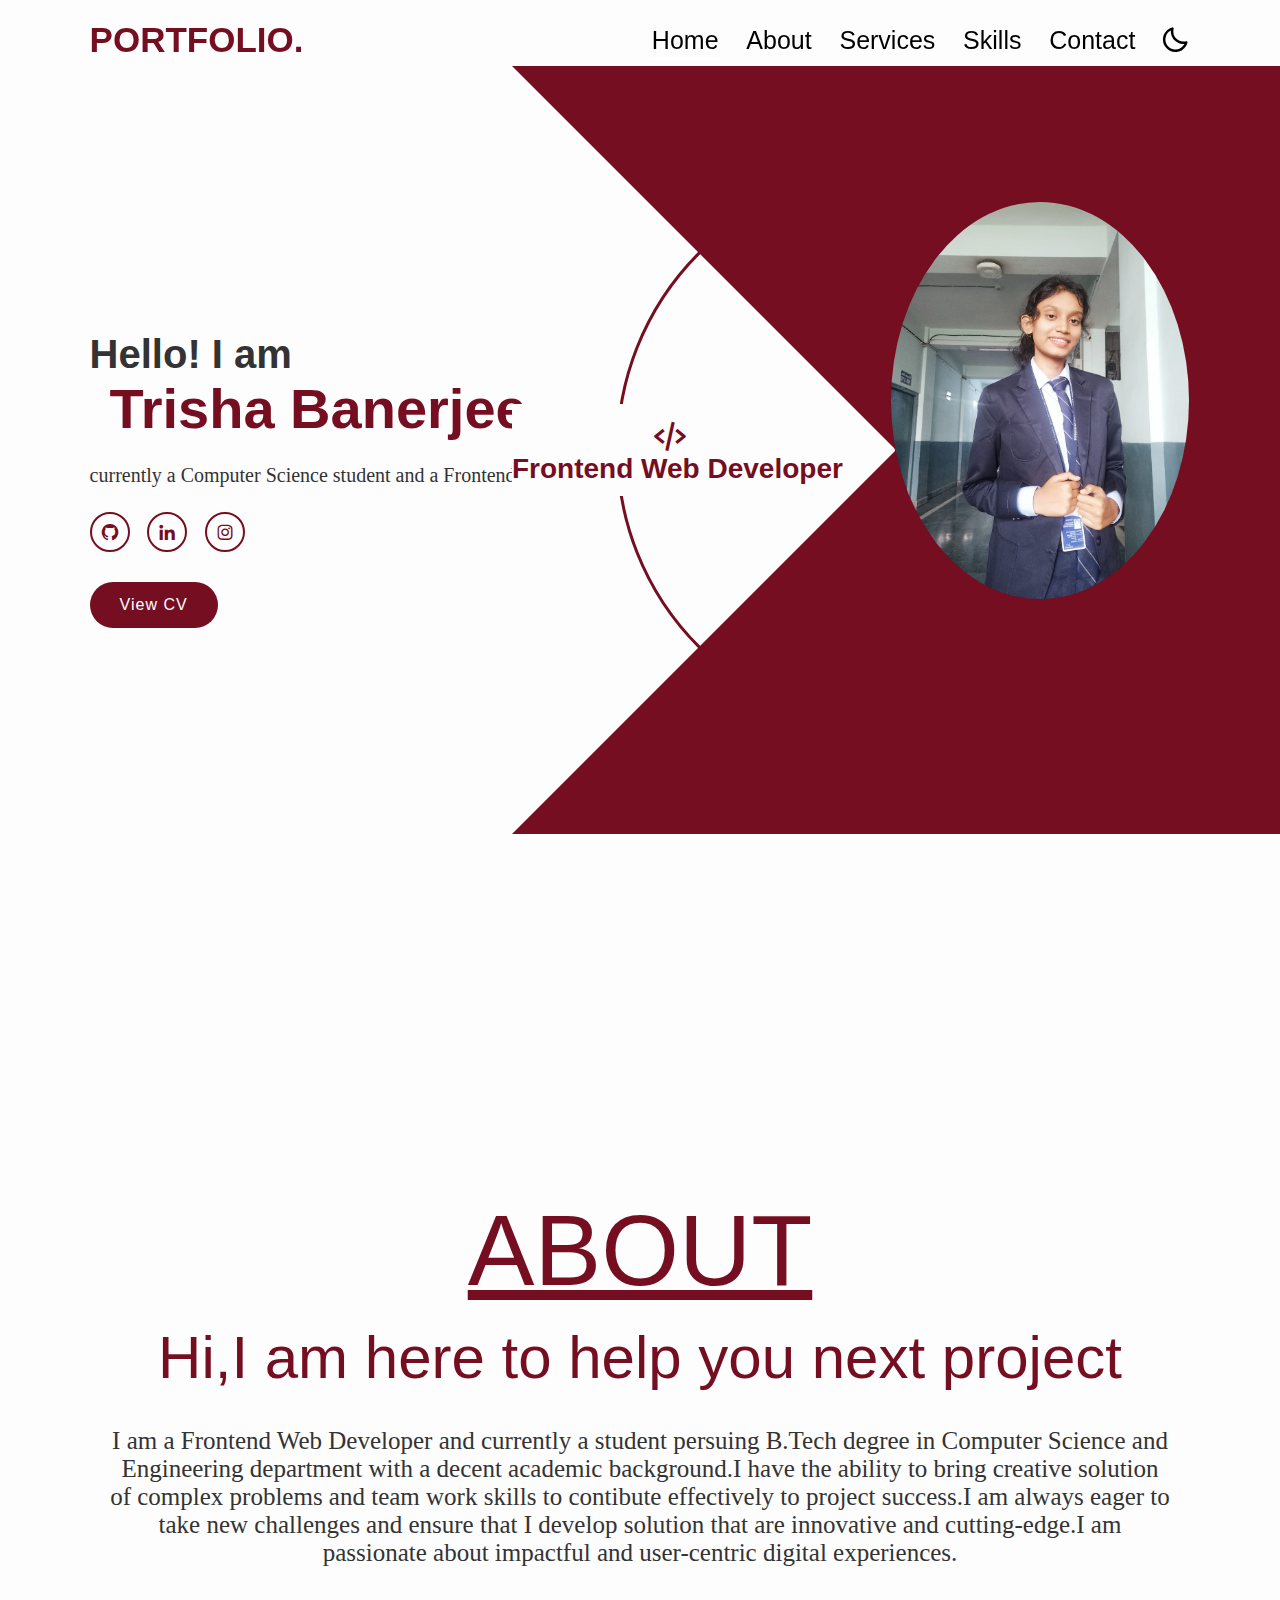
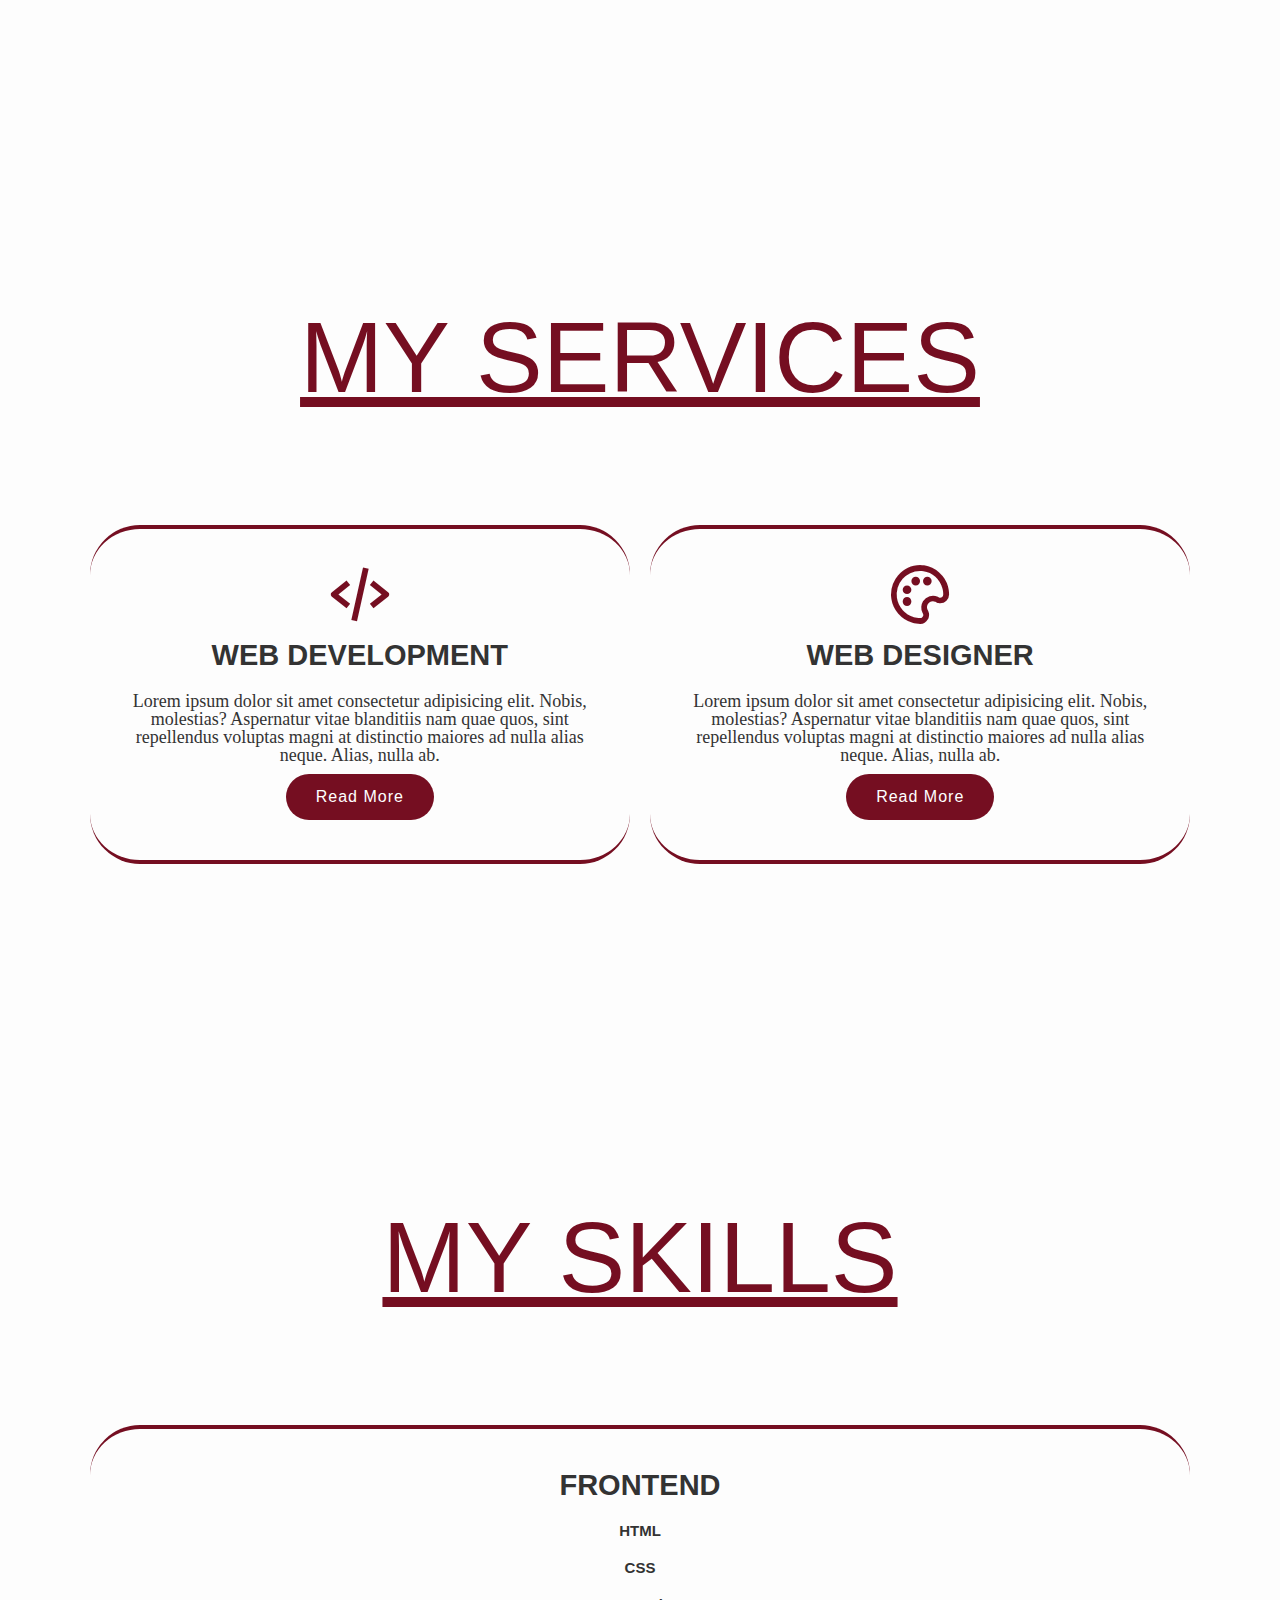
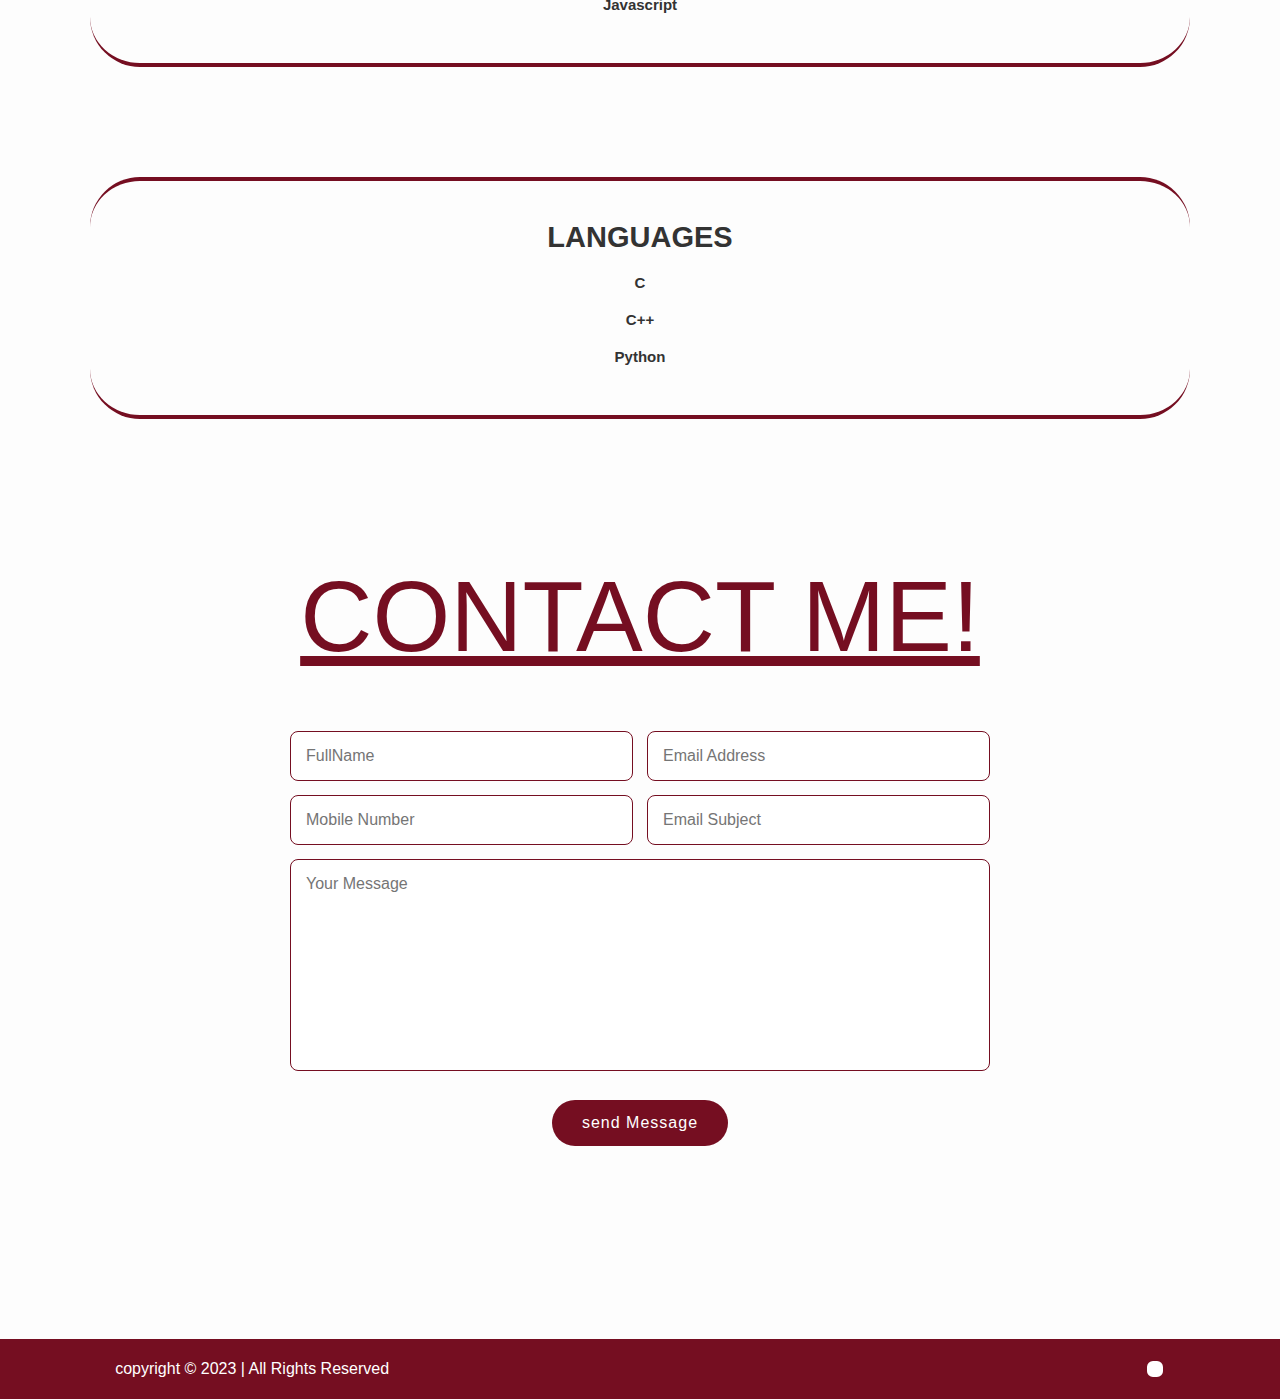
<file: index.html>
<!DOCTYPE html>
<html lang="en">

<head>
    <meta charset="UTF-8">
    <meta name="viewport" content="width=device-width, initial-scale=1.0">
    <title>Document</title>
    <!--box icons-->
    <link href='https://unpkg.com/boxicons@2.1.4/css/boxicons.min.css' rel='stylesheet'>

    <link rel="stylesheet" href="style.css">
</head>

<body>
    <!--header design-->
    <header class="header">
        <a href="#" class="logo">portfolio.</a>
        <nav class="navbar">
            <a href="#home" class="active">Home</a>
            <a href="#about">About</a>
            <a href="#services">Services</a>
            <a href="#skills">Skills</a>
            <a href="#contact">Contact</a>
        </nav>
        <div class="bx bx-moon" id="darkmode-icon"></div>

        <div class="bx bx-menu" id="menu-icon"></div>
    </header>
    <!--home section-->
    <section class="home">
        <div class="home-content">
            <h3>Hello! I am</h3>
            <h1>Trisha Banerjee</h1>
            <p>currently a Computer Science student and a Frontend Web Developer.</p>
            <div class="social-media">
                <a href="https://github.com/trisha70"><i class='bx bxl-github'></i></a>
                <a href="https://www.linkedin.com/in/trisha-banerjee-7b5306256/"><i class='bx bxl-linkedin'></i></a>
                <a href="https://www.instagram.com/trisha_banerjee09/"><i class='bx bxl-instagram'></i></a>
            </div>
            <a href="ind.html" class="btn">View CV</a>
        </div>
        <div class="professional-container">
            <div class="profession-box">
                <div class="profession" style="--i:0;">
                    <i class='bx bx-code-alt'></i>
                    <h3> Frontend Web Developer</h3>
                </div>
                <div class="profession" style="--i:1;">
                    <i class='bx bx-palette'></i>
                    <h3> Web Designer</h3>
                </div>
                <div class="circle"></div>
            </div>
            <div class="overlay"></div>
        </div>
        <div class="home-image">
            <img src="photo.jpg" alt="">
        </div>
    </section>
    <section class="about" id="about">
        <div class="about-content">
            <h2 class="heading">About</h2>
            <h3>Hi,I am here to help you next project</h3>
            <p>I am a Frontend Web Developer and currently a student persuing B.Tech degree in Computer Science
                and Engineering department with a decent academic background.I have the ability to bring
                creative solution of complex problems and team work skills to contibute effectively to project
                success.I am always eager to take new challenges and ensure that I develop solution that are
                innovative and
                cutting-edge.I am passionate about impactful and user-centric digital experiences. </p>
        </div>
    </section>
    <!--section services-->
    <section class="services" id="services">
        <h2 class="heading">My Services</h2>
        <div class="services-container">
            <div class="services-box">
                <i class='bx bx-code-alt'></i>
                <h3>Web Development</h3>
                <p>Lorem ipsum dolor sit amet consectetur adipisicing elit. Nobis, molestias? Aspernatur vitae
                    blanditiis nam quae quos, sint repellendus voluptas magni at distinctio maiores ad nulla alias
                    neque. Alias, nulla ab.</p>
                <a href="#" class="btn">Read More</a>
            </div>
            <div class="services-box">
                <i class='bx bx-palette'></i>
                <h3>Web Designer</h3>
                <p>Lorem ipsum dolor sit amet consectetur adipisicing elit. Nobis, molestias? Aspernatur vitae
                    blanditiis nam quae quos, sint repellendus voluptas magni at distinctio maiores ad nulla alias
                    neque. Alias, nulla ab.</p>
                <a href="#" class="btn">Read More</a>
            </div>
        </div>
    </section>
    <!--skills-->
    <section class="skills"  id="skills">
        <h2 class="heading">My Skills</h2>
        <div class="skills-container">
            <div class="skills-box">
                <h2 class="skills-heading">Frontend</h2>
                <ul>
                    <li>HTML</li>
                    <li>CSS</li>
                    <li>Javascript</li>
                </ul>
            </div>
            <div class="skills-box">
                <h2 class="skills-heading">Languages</h2>
                <ul>
                    <li>C</li>
                    <li>C++</li>
                    <li>Python</li>
                </ul>
            </div>
        </div>
    </section>
    <section class="contact" id="contact">
        <h2 class="heading">Contact Me!</h2>
        <form action="#">
            <div class="input-box">
               <input type="text" placeholder="FullName">
               <input type="email" placeholder="Email Address">
            </div>
            <div class="input-box">
                <input type="number" placeholder="Mobile Number">
                <input type="text" placeholder="Email Subject">
             </div>
             <textarea name="" id="" cols="30" rows="10" placeholder="Your Message"></textarea>
             <input type="Submit" value="send Message" class="btn">
        </form>
    </section>
    <!--footer design-->
    <footer class="footer">
        <div class="footer-text">
            <p>copyright &copy; 2023 | All Rights Reserved</p>
        </div>
        <div class="footer-iconTop">
            <a href="#home"><box-icon name='up-arrow-alt'></box-icon></a>
        </div>
    <script src="script.js"></script>
</body>

</html>
</file>
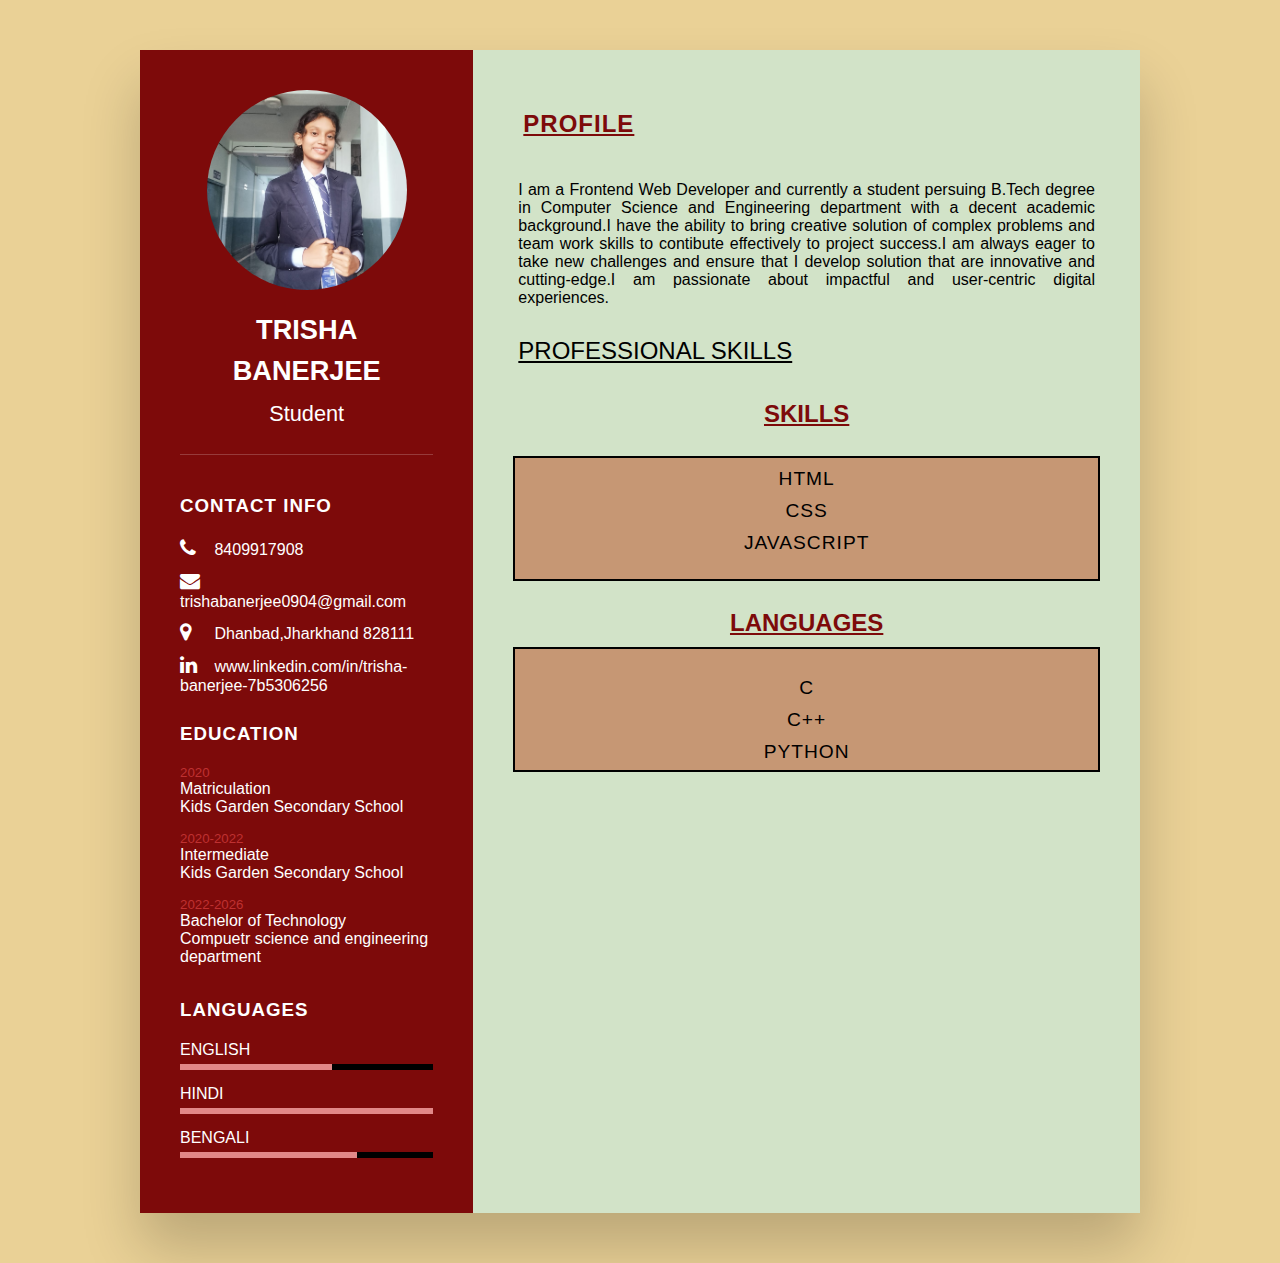
<file: ind.html>
<!DOCTYPE html>
<html lang="en">

<head>
    <meta charset="UTF-8">
    <meta name="viewport" content="width=device-width, initial-scale=1.0">
    <title>Resume</title>
    <link rel="stylesheet" href="https://cdnjs.cloudflare.com/ajax/libs/font-awesome/4.7.0/css/font-awesome.css"
        integrity="sha512-5A8nwdMOWrSz20fDsjczgUidUBR8liPYU+WymTZP1lmY9G6Oc7HlZv156XqnsgNUzTyMefFTcsFH/tnJE/+xBg=="
        crossorigin="anonymous" referrerpolicy="no-referrer" />
    <link rel="stylesheet" href="ind.css">
</head>

<body>
    <div class="container">
        <div class="left_side">
            <div class="profileText">
                <div class="imgbx">
                    <img src="photo.jpg" height="300" width="300">
                </div>
                <h2>TRISHA BANERJEE<br><span>Student</span></h2>
            </div>
            <div class="contactinfo">
                <div class="title">
                    <h3>contact Info</h3>
                </div>
                <ul>
                    <li>
                        <span class="icon"><i class="fa fa-phone" aria-hidden="true"></i></span>
                        <span class="text">8409917908</span>
                    </li>
                    <li>
                        <span class="icon"><i class="fa fa-envelope" aria-hidden="true"></i></span>
                        <span class="text">trishabanerjee0904@gmail.com</span>
                    </li>
                    <li>
                        <span class="icon"><i class="fa fa-map-marker" aria-hidden="true"></i></i></span>
                        <span class="text">Dhanbad,Jharkhand 828111</span>
                    </li>
                    <li>
                        <span class="icon"><i class="fa fa-linkedin" aria-hidden="true"></i></span>
                        <span class="text">www.linkedin.com/in/trisha-banerjee-7b5306256</span>
                    </li>
                </ul>
            </div>
            <br>
            <div class="contactInfo education">
                <h3 class="title">EDUCATION</h3>
                <ul>
                    <li>
                        <h5>2020</h5>
                        <h4>Matriculation</h4>
                        <h4>Kids Garden Secondary School</h4>
                    </li>
                    <li>
                        <h5>2020-2022</h5>
                        <h4>Intermediate</h4>
                        <h4>Kids Garden Secondary School</h4>
                    </li>
                </ul>
                <li>
                    <h5>2022-2026</h5>
                    <h4>Bachelor of Technology</h4>
                    <h4>Compuetr science and engineering department</h4>
                </li>
            </div>
            <br>
            <div class="contactInfo language">
                <h3 class="title">LANGUAGES</h3>
                <ul>
                    <li>
                        <span class="text">ENGLISH</span>
                        <span class="percent">
                            <div style="width: 60%;"></div>
                        </span>
                    </li>
                    <li>
                        <span class="text">HINDI</span>
                        <span class="percent">
                            <div style="width: 100%;"></div>
                        </span>
                    </li>
                    <li>
                        <span class="text">BENGALI</span>
                        <span class="percent">
                            <div style="width: 70%;"></div>
                        </span>
                    </li>
                </ul>
            </div>
        </div>
        <div class="right_side">
            <div class="about">
                <h2 class="tit"><b>PROFILE</b></h2>
                <br>
                <p>I am a Frontend Web Developer and currently a student persuing B.Tech degree in Computer Science
                    and Engineering department with a decent academic background.I have the ability to bring
                    creative solution of complex problems and team work skills to contibute effectively to project
                    success.I am always eager to take new challenges and ensure that I develop solution that are
                    innovative and
                    cutting-edge.I am passionate about impactful and user-centric digital experiences. </p>
            </div>
            <div class="skills">Professional Skills</div>
            <h2 class="skills1"><b>SKILLS</b></h2>
            <br>
            <div class="pskills">
                <ul>
                    <li>
                        <span class="tex">HTML</span>
                    </li>
                    <li>
                        <span class="tex">CSS</span>
                    </li>
                    <li>
                        <span class="tex">JAVASCRIPT</span>
                    </li>
                </ul>
            </div>
            <br>
                <h2 class="skills1"><b>LANGUAGES</b></h2>
            <div class="cskills">
            <ul>
                <br>
                <li>
                    <span class="tex">C</span>
                </li>
                <li>
                    <span class="tex">C++</span>
                </li>
                <li>
                    <span class="tex">PYTHON</span>
                </li>
            </ul>
        </div>
        </div>
    </div>
</body>

</html>
</file>
<file: style.css>
*{
    margin:0;
    padding:0;
    box-sizing: border-box;
    text-decoration: none;
    border:none;
    outline:none;
    scroll-behavior: smooth;
    font-family:'Lucida Sans', 'Lucida Sans Regular', 'Lucida Grande', 'Lucida Sans Unicode', Geneva, Verdana, sans-serif;
}
:root{
    --bg-color:#fdfdfd;
    --text-color:#333;
    --main-color:#750E21;
    --shadow-color:rgba(0 0 0 .2);
    --white-color:#fff;
}
.dark-mode{
    --bg-color:#0b061f;
    --text-color:#fdfdfd;
    --shadow-color:rgba(0 0 0 .7);
    --main-color:#7077A1;
}
html{
    font-size:62.5%;
    overflow-x:hidden;
}
body{
    background: var(--bg-color);
    color:var(--text-color);
}
.header{
    position:fixed;
    top:0;
    left:0;
    width:100%;
    padding:2rem 7%;
    background:transparent;
    display:flex;
    align-items: center;
    z-index: 100;
    transition: -5s;
}
.header .sticky{
    background: var(--bg-color);
    box-shadow: 0.1rem 1rem var(--shadow-color);
}
#menu-icon{
    font-size: 3.6rem;
    color:var(--text-color);
    display: none;
}
.logo{
    font-size: 3.5rem;
    color:var(--main-color);
    font-weight: 600;
    cursor:default;
    text-transform: uppercase;
    margin-right: auto;
}
.navbar a{
    position: relative;
    font-size: 2.5rem;
    color:black;
    font-weight: 500;
    margin-right: 2.5rem;
}
.header.sticky .navbar a{
    color:var(--text-color);

}
.header.sticky .navbar a.active{
    color:var(--main-color);
}
.navbar a.active::before{
    content: '';
    position: absolute;
    left:0;
    bottom: -6px;
    width:100%;
    height:.2rem;
    background:var(--white-color);
}
.header.sticky .navbar a::before{
    background: var(--main-color);
    opacity:.7;
}
#darkmode-icon{
    font-size:3.0rem;
    color:black;
    cursor:pointer;
}
.header.sticky #darkmode-icon{
    color:var(--text-color);
    opacity:.9;
}
section{
    min-height: 100vh;
    padding:10rem 7% 2rem;
}
.home{
    display:flex;
    align-items: center;
}
.home .home-content{
    max-width: 100rem;
}
.home-content h3{
    font-size: 4rem;
    font-weight: 700;
    line-height: .3rem;
}
.home-content h1{
    font-size:5.6rem;
    font-weight: 700;
    padding:20px;
    margin-bottom: .3rem;
    color:var(--main-color);
}
.home-content p{
    font-size: 2.0rem;
    font-family: cursive;
    font-weight: 300;
}  
.home-content .social-media a{
    display:inline-flex;
    justify-content:space-evenly;
    align-items:center;
    width:4rem;
    height:4rem;
    background: transparent;
    border:.2rem solid var(--main-color);
    border-radius: 50%;
    box-shadow: 0.2rem .5rem var(--shadow-color);
    font-size: 2rem;
    color:var(--main-color);
    margin:2.5rem 1.5rem 3rem 0;
    transition:2s ease;
} 
.home-content .social-media a:hover{
    background: var(--main-color);
    color:var(--white-color);

} 
.btn{
    display: inline-block;
    padding:1.2rem 2.8rem;
    background: var(--main-color);
    border-radius: 5.6rem;
    box-shadow: 0 .2rem .5rem var(--shadow-color) ;
    color:#fff;
    font-size: 1.6rem;
    letter-spacing: .1rem;
    font-weight: 300;
    border:.2rem solid transparent;
    transition:.2s ease;
}
.btn:hover{
    background: transparent;
    color:var(--main-color);
    border:2px solid var(--main-color);
}
.home .professional-container{
    position: absolute;
    top:50%;
    right:0;
    transform: translateY(-50%);
    width: 768px;
    height: 768px;
    overflow: hidden;
    pointer-events: none;
}
.home .professional-container .profession-box{
    position: absolute;
    top:0;
    right:0;
    width:768px;
    height:768px;
    border-radius: 50%;
    display:flex;
    justify-content: center;
    align-items: center;
}
.home .profession-box .profession{
    position: absolute;
    left:0;
    display: flex;
    align-items: center;
    flex-direction: column;
    color: var(--main-color);
    transform: rotate(calc(360deg / 2*var(--i)));
    transform-origin: 384px;
    background:var(--bg-color);
    padding:13px 0;
}
.home .profession i{
    font-size: 3.8rem;   
}
.home .profession h3{
    font-size: 2.8rem;
    line-height: 1;
    font-weight: 600;
}
.home .profession-box .circle{
    width:560px;
    height:560px;
    border:3px solid var(--main-color);
    border-radius: 50%;

}
.home .profession-box .profession:nth-child(1) i{
    margin-right: 15px;
}.home .professional-container .overlay{
    position: absolute;
    top:0;
    right:0;
    width:0;
    height: 0;
    border-top: 384px solid var(--main-color);
    border-right: 384px solid var(--main-color);
    border-bottom: 384px solid var(--main-color);
    border-left: 384px solid transparent;
}
.home-image img{
    position: absolute;
    bottom:300px;
    right:90px;
    width:300px;
    pointer-events: none;
    border-radius:55%;
    border:1px solid var(--main-color);

}
.about{
    margin-top: 0;
    display: flex;
    justify-content: center;
    align-items: center;
    gap:2rem;
}
.about .about-content h2{
    color:var(--main-color);
    text-align: center;
    font-size:10rem;
    font-weight: 400;
    text-transform: uppercase;
    line-height: normal;
    text-decoration: underline;
    letter-spacing: 1;
}
.about .about-content h3{
    color:var(--main-color);
    font-size:6rem;
    font-weight: 250;
    padding:15px;
    text-align: center;
}
.about .about-content p{
    font-size: 2.5rem;
    letter-spacing: 1;
    color:var(--text-color);
    font-family: cursive;
    font-weight: 150;
    padding:20px;
    text-align: center;
}
.services h2{
   color:var(--main-color);
   text-align: center;
   font-size:10rem;
   font-weight: 400;
   text-transform: uppercase;
   line-height: normal;
   text-decoration: underline;
   letter-spacing: 1;
}

.services .services-container{
    display:flex;
    justify-content: center;
    align-items: center;
    flex-wrap: wrap;
    gap:2rem;
} 
.services-container .services-box{
    margin-top:10%;
    flex:1 1 30rem;
    background: var(--bg-color);
    padding: 3rem 2rem 4rem;
    border-radius: 5rem;
    border-top:4px solid var(--main-color);
    border-bottom:4px solid var(--main-color);
    box-shadow: 0 .1rem .5rem var(--shadow-color);
    text-align: center;
    transition:.5s ease;
}
.services-container .services-box:hover{
    box-shadow: 0 .1rem 2rem var(--shadow-color);
    transform:scale(1.02);
}
.services-box i{
    font-size: 7rem;
    color:var(--main-color);
}
.services-box h3{
    font-size: 2.9rem;
    padding:10px;
    text-transform: uppercase;
    transition:.5s ease;
}
.services-box:hover h3{
    color:var(--main-color);
}
.services-box p{
    font-size: 1.8rem;
    padding:10px;
    letter-spacing: normal;
    line-height: 1;
    font-family: cursive;
    font-weight: 150;
}
.skills .heading{
    color:var(--main-color);
    text-align: center;
    font-size:10rem;
    font-weight: 400;
    text-transform: uppercase;
    line-height: normal;
    text-decoration: underline;
    letter-spacing: 1;
}
.skills-container .skills-box{
    margin-top:10%;
    flex:-2 -2 30rem;
    background: var(--bg-color);
    padding: 3rem 2rem 4rem;
    border-radius:5rem;
    border-top:4px solid var(--main-color);
    border-bottom:4px solid var(--main-color);
    box-shadow: 0 .1rem .5rem var(--shadow-color);
    text-align: center;
    transition:.5s ease;
}
.skills-container .skills-box:hover{
    box-shadow: 0 .1rem 2rem var(--shadow-color);
    transform:scale(1.02);
}   
.skills-box h2{
    font-size: 2.9rem;
    padding:10px;
    text-transform: uppercase;
    transition:.5s ease;
}
.skills-box:hover h3{
    color:var(--main-color);
}
.skills-box ul li{
    list-style: none;
    padding:10px;
    font-size: 1.5rem;
    font-weight:bold;
}
.contact .heading{
    color:var(--main-color);
    text-align: center;
    font-size:10rem;
    font-weight: 400;
    text-transform: uppercase;
    line-height: normal;
    text-decoration: underline;
    letter-spacing: 1;
    padding:20px;
}
.contact h2{
    margin-bottom: 3rem;
}
.contact form{
    max-width: 70rem;
    margin: 1rem auto;
    text-align: center;
    margin-bottom: 3rem;
}
.contact form .input-box{
    display: flex;
    justify-content: space-between;
    flex-wrap: wrap;
}
.contact form .input-box input,
.contact form textarea{
    width:100%;
    padding:1.5rem;
    font-size: 1.6rem;
    color:var(--text-color);
    color:var(--bg-color);
    border-radius: .8rem;
    margin:.7rem 0;
    border:1px solid var(--main-color);
    box-shadow: 0 .1rem .5rem var(--shadow-color);
}
.contact form .input-box input{
    width:49%;
    color:var(--main-color);
}
.contact form textarea{
    resize: none;
    color:var(--main-color);
}
.contact form .btn{
   margin-top: 2rem;
   cursor:pointer;
}
.footer{
    display: flex;
    justify-content: space-between;
    align-items: center;
    flex-wrap: wrap;
    padding: 2rem 9%;
    background: var(--main-color);
}
.footer-text p{
    font-size: 1.6rem;
    color:var(--white-color);
}
.footer-iconTop a{
    display:flex;
    color:#333;
    justify-content: center;
    align-items: center;
    padding: .8rem;
    background: var(--white-color);
    border-radius: .8rem;
    border:.2rem solid var(--main-color);
    outline:2rem solid transparent;
    transition: .5s ease;
}
.footer-iconTop a:hover{
    outline-color: var(--white-color);
}
.footer-iconTop a i{
    font-size: 3.5rem;
}
</file>
<file: ind.css>
*{
    margin:0;
    padding:0;
    box-sizing: border-box;
    font-family:'Franklin Gothic Medium', 'Arial Narrow', Arial, sans-serif;
}
body{
    background: #EAD196;
    display:flex;
    justify-content: center;
    align-items: center;
    min-height: 100vh;
}
.container{
    position: relative ;
    width:100%;
    max-width:1000px;
    min-height:1000px;
    background:#fff;
    margin:50px;
    display:grid;
    grid-template-columns: 1fr 2fr;
    box-shadow: 0 35px 55px rgba(0,0,0,0.2);
}
.container .left_side{
    position: relative;
    background:#7D0A0A;
    padding:40px;
}
.profileText{
    position:relative;
    display:flex;
    flex-direction: column;
    align-items: center;
    padding-bottom:20px;
    border-bottom: 1px solid rgba(255,255,255,0.2);
}
.profileText .imgbx{
    position:relative;
    width:200px;
    height:200px;
    border-radius: 50%;
    overflow: hidden;
}
.profileText .imgbx img{
    position: absolute;
    top: 0;
    left: 0;
    width:100%;
    height:100%;
    object-fit: cover;
}
.profileText h2{
    color:#fff;
    font-size: 1.7em;
    margin-top: 20px;
    text-align: center;
    font-weight: 600;
    line-height: 1.5em;
}
.profileText h2 span{
    font-size: 0.8em;
    font-weight: 300;
}
.contactinfo{
    padding-top: 40px;
}
.title{
    color:#fff;
    text-transform: uppercase;
    font-weight: 600;
    letter-spacing: 1px;
    margin-bottom: 20px;
}
.contactinfo  ul li{
    position: relative;
    list-style: none;
    margin:10px 0;
    cursor:pointer;
}
.contactinfo  ul li .icon{
    display: inline-block;
    width: 30px;
    font-size: 20px;
}
.contactinfo  ul li span{
    color:#fff;
    font-weight: 300;
}
.contactInfo.education .title{
    color:#fff;
}
.contactInfo.education li{
    margin-bottom: 15px;
    list-style: none;
}
.contactInfo.education h5{
    font-weight: 500;
    color:#BF3131;
}
.contactInfo.education h4{
    color:#fff;
    font-weight: 300;
}
.contactInfo.language .percent{
    position: relative;
    width: 100%;
    height:6px;
    background: black;
    display:block;
    margin-top: 5px;
}
.contactInfo.language .text{
    color:#fff;
}
.contactInfo.language li{
    margin-bottom: 15px;
    list-style: none;
}
.contactInfo.language .percent div{
    position:absolute;
    top:0;
    left: 0;
    height: 100%;
    background:hsl(0, 61%, 71%) ;
}
.container .right_side{
    position: relative;
    background-color:#fff;
    padding:40px;
    background: #D2E3C8;
}
h2.tit{
    text-transform:uppercase;
    font-weight:1000px;
    text-decoration:underline ;
    padding:10px;
    line-height:2em;
    letter-spacing:1px;
    margin-left:auto;
    color:#7D0A0A;
}
.about p{
   text-align:justify;
   letter-spacing:normal;
   padding:5px;
}
.right_side .skills{
    font-weight: 1000px;
    font-size: x-large;
    text-transform: uppercase;
    text-decoration: underline;
    margin-top: 20px;
    padding:5px;
    margin-bottom: 20px;
}
.skills1{
    text-decoration: underline;
    padding:10px;
    margin-left:auto;
    text-align: center;
    color:#7D0A0A;
}
.pskills{
    height: 125px;
    border: radius 5px;
    border:2px solid black;
    background-color: #C69774;
}
.cskills{
    height: 125px;
    border: radius 5px;
    border:2px solid black;
    background-color: #C69774;
}
.pskills ul li{
    position: relative;
    list-style:none;
    margin:10px 0;
    cursor:pointer;
    text-align:center;
    letter-spacing: 1px;
    font-weight: 600px;
    font-size: larger;
}
.cskills ul li{
    position: relative;
    list-style: none;
    margin:10px 0;
    cursor:pointer;
    text-align:center;
    letter-spacing: 1px;
    font-weight: 600px;
    font-size: larger;
}
</file>
